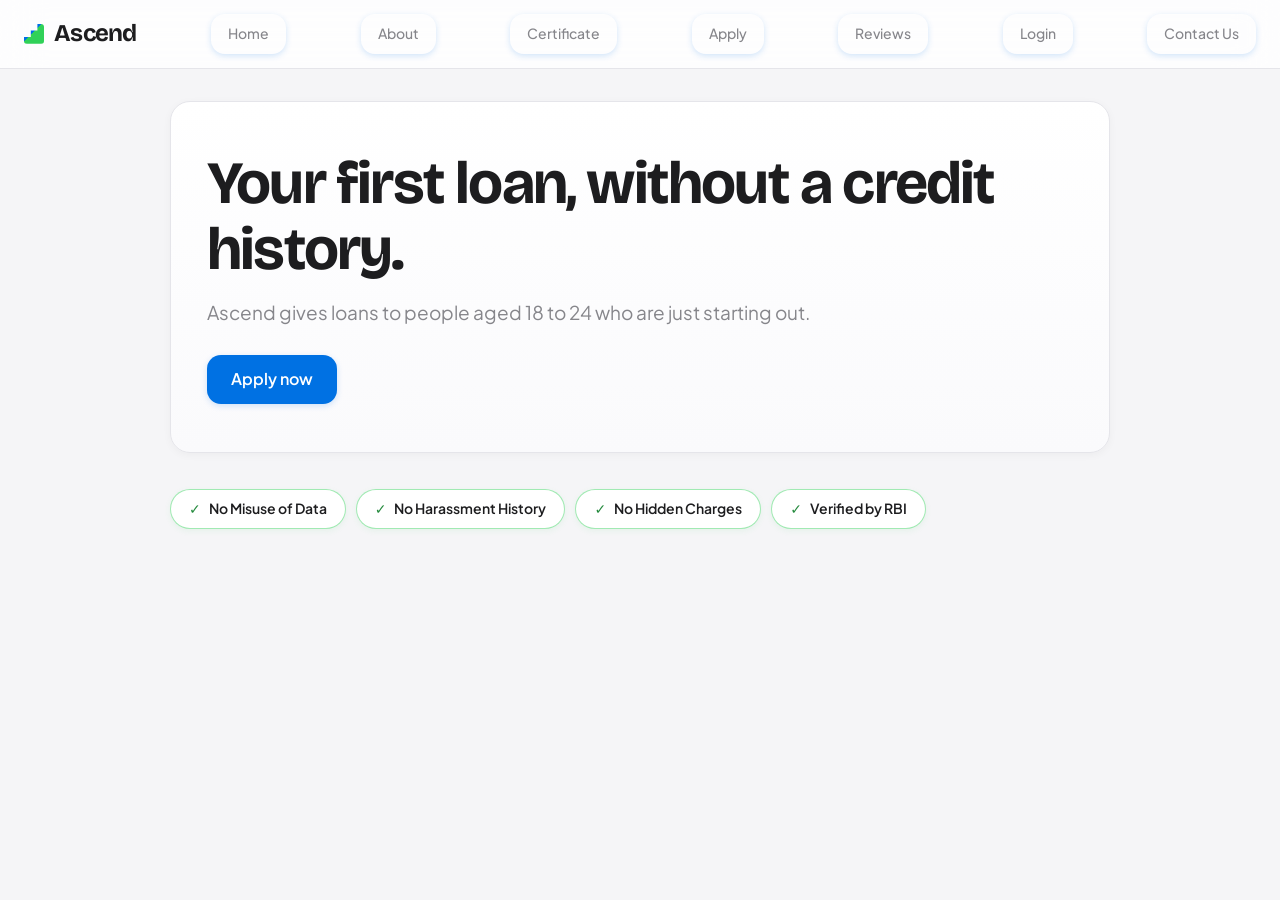
<file: index.html>
<!DOCTYPE html>
<html>
<head>
<title>Ascend - Loans for Gen Z</title>
<link rel="icon" type="image/x-icon" href="Ascend_Logo.jpeg">
<link rel="stylesheet" href="style.css">
<script src="script.js" defer></script>
</head>
<body>
<div class="nav">
  <h2>Ascend</h2>
  <button onclick="show('home')">Home</button>
  <button onclick="show('about')">About</button>
  <button onclick="show('certificate')">Certificate</button>
  <button onclick="show('apply')">Apply</button>
  <button onclick="show('reviews')">Reviews</button>
  <button onclick="show('loginPage')">Login</button>
  <button onclick="show('contact')">Contact Us</button>
</div>

<div class="page" id="home">
  <div class="hero">
    <h1>Your first loan, without a credit history.</h1>
    <p>Ascend gives loans to people aged 18 to 24 who are just starting out.</p>
    <button onclick="show('apply')">Apply now</button>
  </div>
  <ul class="tags">
    <li>No Misuse of Data</li>
    <li>No Harassment History</li>
    <li>No Hidden Charges</li>
    <li>Verified by RBI</li>
  </ul>
</div>

<div class="page" id="about">
  <h1>About Ascend</h1>
  <p>Sample text: Ascend helps young adults build a credit history with fair, transparent loans.</p>
  <h3>How it works</h3>
  <ul>
    <li>Fill in the application form.</li>
    <li>Choose the loan amount and EMI plan.</li>
    <li>Get a decision by email.</li>
  </ul>

  <div id="terms">
    <!-- SAMPLE TEXT: edit the names, amounts and contact details below. Have it checked by a legal professional before the website goes live. -->
    <h2>Terms and Conditions</h2>
    <p>Last updated: 9 October 2026</p>
    <p>Please read these Terms and Conditions carefully before applying for a loan with Ascend. By ticking the box on the application form and submitting it, you confirm that you have read, understood and agreed to them.</p>

    <h3>1. About these terms</h3>
    <p>These terms apply to your use of the Ascend website and to every loan request, loan and account created through it. "Ascend", "we" and "us" mean the Ascend project. "You" means the person applying for or holding a loan.</p>

    <h3>2. Who can apply</h3>
    <ul>
      <li>You must be between 18 and 24 years old (both ages included) and a resident of India.</li>
      <li>Ascend loans are meant for people who have no earlier credit history. Having no history will not count against you.</li>
      <li>You must give your own true Aadhar number, PAN number, mobile number, email address and bank account details.</li>
      <li>Only one active request or loan is allowed for the same identity details at a time (see section 10).</li>
    </ul>

    <h3>3. Information you give us</h3>
    <ul>
      <li>All information in the application form must be correct and complete to the best of your knowledge.</li>
      <li>If any information is found to be false, incorrect or misleading at any time, we may reject your request, stop further withdrawals and ask for the dues to be paid.</li>
      <li>You must tell us about any change in your contact details while a loan is running.</li>
      <li>Details of a parent or guardian must be given with that person's knowledge.</li>
    </ul>

    <h3>4. How we decide on your request</h3>
    <ul>
      <li>After you submit the loan request, we calculate an eligibility score out of 100. It looks at the amount asked compared with your income, the size of the amount, special academic achievements (such as JEE, NEET, GATE, CAT or Olympiads) and your Class 10 and Class 12 marks.</li>
      <li>A score of 75 or more is accepted automatically. A score below 50 is rejected automatically. A score from 50 to 74 is reviewed by our team, who may accept or reject it.</li>
      <li>Ascend may decline any request, and is not required to give a detailed reason, except where the law requires us to.</li>
      <li>You will be told the decision by email and on your login page. A Loan Apply ID is created for every request and is needed to log in.</li>
    </ul>

    <h3>5. Loan amount, interest and repayment</h3>
    <ul>
      <li>The loan amount can be between &#8377;5,000 and &#8377;2,00,000, repaid over 6, 12, 18, 24 or 36 months.</li>
      <li>The yearly interest rate is shown on the loan plan you choose. The sample plans are 12%, 13% and 14% a year.</li>
      <li>An approved loan is given in stages. Your first withdrawal can be up to &#8377;1,000. The amount you can withdraw each time grows as you repay on time and has an upper limit of &#8377;10,000 per stage. It can also reduce if you pay late.</li>
      <li>Interest is charged on each withdrawal as simple (flat) interest for the repayment period you chose. The total is divided into equal monthly installments, and one installment falls due every 30 days after the withdrawal.</li>
      <li>You can pay any amount at any time. Money paid is first used for the earliest installment due.</li>
      <li>You can withdraw a new amount only if it keeps what you owe within your current stage limit and within the approved loan amount.</li>
    </ul>

    <h3>6. Charges</h3>
    <ul>
      <li>The only charges are the interest shown to you and the late payment penalty in section 7.</li>
      <li>We do not charge hidden fees. There is no processing fee, prepayment fee or account fee at present. If this ever changes, you will be told before you take a new withdrawal.</li>
    </ul>

    <h3>7. Late payment</h3>
    <ul>
      <li>If an installment is not paid by its due date, a penalty of 1% of the unpaid amount is added for every day it stays unpaid. The penalty is compounded daily.</li>
      <li>The penalty stops when the installment is paid in full.</li>
      <li>Missed installments also reduce your Ascend credit score (section 8) and can reduce the amount you may withdraw in future.</li>
    </ul>

    <h3>8. Ascend credit score</h3>
    <ul>
      <li>Every borrower starts with a score of 100. Paying installments on time does not change it.</li>
      <li>The score falls by 5 points when an installment is missed, and by another 5 points for each further 30 days that overdue dues remain unpaid.</li>
      <li>The score rises by 2 points when you clear an overdue installment along with its penalty, and by 3 points for each later installment you pay, up to a maximum of 100.</li>
      <li>If the score falls below 90 we will show you a warning. If it falls below 85, no new money will be given until all dues, including interest and penalties, are paid.</li>
      <li>This is Ascend's own score for managing your loan. It is not a score from a credit bureau. [Edit this point if you will report repayments to a credit bureau.]</li>
    </ul>

    <h3>9. Using your account safely</h3>
    <ul>
      <li>You log in with your Loan Apply ID and a one-time password (OTP) sent to you.</li>
      <li>Keep your Loan ID and OTP private. Ascend will never ask you for your OTP by phone, message or email.</li>
      <li>You are responsible for activity on your account until you tell us it has been misused.</li>
    </ul>

    <h3>10. One loan at a time</h3>
    <p>You cannot apply for a new loan while an earlier request is still pending, or while you still owe money on an earlier loan, using the same email, mobile number, Aadhar number, PAN number or account number. A new request can be made once the earlier loan is fully repaid or was rejected.</p>

    <h3>11. Your data and privacy</h3>
    <ul>
      <li>We collect the details you enter in the form, your reviews and your loan activity so that we can check your request, run your loan and contact you.</li>
      <li>We do not misuse your data. We do not sell your data or use it for anything unrelated to your loan.</li>
      <li>We may share it only with banks and payment partners needed to give or collect your loan, with service providers who work for us under a duty of confidentiality, and with authorities when the law requires.</li>
      <li>We keep your data for as long as your loan is active and afterwards for the period required by law.</li>
      <li>You may ask us to show, correct or delete your data by writing to the email address in section 15. Some data cannot be deleted while a loan is active or while the law requires us to keep it.</li>
      <li>Reviews you post, along with the name you enter, can be seen by other visitors.</li>
    </ul>

    <h3>12. How we treat you</h3>
    <ul>
      <li>We will not harass, threaten or shame you or your family or guardians. We will contact you only in a polite way and at reasonable hours.</li>
      <li>We will not contact people in your phone contacts about your loan.</li>
      <li>If you are facing difficulty in repaying, please write to us early so that we can discuss options.</li>
    </ul>

    <h3>13. What you must not do</h3>
    <ul>
      <li>Give false documents or details, or use another person's identity.</li>
      <li>Create several requests using changed details to get around the one-loan rule.</li>
      <li>Try to break into, damage or misuse the website, or post abusive or false reviews.</li>
    </ul>
    <p>If you do any of these, we may reject or stop your loan, ask for immediate repayment of dues and report the matter to the authorities.</p>

    <h3>14. Stopping or changing a loan</h3>
    <ul>
      <li>We may stop new withdrawals at any time if you break these terms, if the information you gave proves wrong, or if the credit score rule in section 8 applies.</li>
      <li>Amounts you already owe stay payable even if withdrawals are stopped.</li>
      <li>You may stop using the loan at any time by repaying what you owe.</li>
    </ul>

    <h3>15. Complaints and contact</h3>
    <p>If you have a complaint or question, write to us at <a href="mailto:ascendcaseblitz@gmail.com">ascendcaseblitz@gmail.com</a>. Please mention your Loan Apply ID. We will reply within [7] working days. Grievance Officer: [name to be added].</p>

    <h3>16. Limits on our responsibility</h3>
    <p>We try to keep the website working, but we cannot promise it will always be available or free of errors. To the extent allowed by law, Ascend is not responsible for losses caused by events outside our control, such as network failures, bank delays, or a wrong detail given by you.</p>

    <h3>17. Changes to these terms</h3>
    <p>We may update these terms from time to time. The date at the top shows when they were last changed. A change will not alter the interest or installments of a withdrawal you have already taken.</p>

    <h3>18. Governing law</h3>
    <p>These terms are governed by the laws of India. Any dispute will be decided by the courts at [city], India.</p>

    <button onclick="show('apply')">Back to the application form</button>
  </div>
</div>

<div class="page" id="certificate">
  <div class="cert">
    <p>Certificate of Verification</p>
    <p>This is to certify that</p>
    <h1>ASCEND</h1>
    <p>has been verified by the <b>Reserve Bank of India</b> for lending to first-time borrowers.</p>
    <div class="seal">RBI VERIFIED</div>
    <p>Certificate No: RBI/0000/2026 (sample)</p>
    <ul class="tags">
      <li>No Misuse of Data</li>
      <li>No Harassment History</li>
      <li>No Hidden Charges</li>
    </ul>
  </div>
</div>

<div class="page" id="apply">
  <h1>Loan eligibility form</h1>
  <form id="applyForm"></form>
</div>

<div class="page" id="reviews">
  <h1>Reviews</h1>
  <p>Average rating: <b id="avg"></b> <span class="gold" id="avgStars"></span></p>
  <div class="card">
    <h3>Write a review</h3>
    <div id="starPick">
      <span onclick="setStars(1)">★</span><span onclick="setStars(2)">★</span><span onclick="setStars(3)">★</span><span onclick="setStars(4)">★</span><span onclick="setStars(5)">★</span>
    </div>
    <input id="rname" type="text" placeholder="Your name">
    <textarea id="rtext" rows="3" placeholder="Your comment"></textarea>
    <button onclick="addReview()">Post review</button>
  </div>
  <div id="revList"></div>
</div>

<div class="page" id="loginPage">
  <h1>Login</h1>
  <p>Log in with your Loan Apply ID and a one-time password (OTP).</p>
  <div class="card">
    <input id="lid2" type="text" maxlength="10" placeholder="10-digit Loan Apply ID">
    <button onclick="sendOtp()">Send OTP</button>
    <p id="otpNote"></p>
    <div id="otpStep" style="display:none">
      <input id="otp" type="text" maxlength="6" placeholder="Enter 6-digit OTP">
      <button onclick="verifyOtp()">Verify and login</button>
    </div>
  </div>
</div>

<div class="page" id="contact">
  <h1>Contact Us</h1>
  <p>Email: <a href="mailto:ascendcaseblitz@gmail.com">ascendcaseblitz@gmail.com</a></p>
  <p>Phone: +91 98765 4XXXX</p>
  <p>Instagram: <a href="https://www.instagram.com/ascendcaseblitz/#" target="_blank">Follow our page</a></p>
</div>

<div class="modal" id="modal">
  <div class="box">
    <h2>Check your details</h2>
    <div id="sum"></div>
    <button onclick="closeM()">Edit details</button>
    <button onclick="finalSubmit()">Final submit</button>
  </div>
</div>

</body>
</html>
</file>
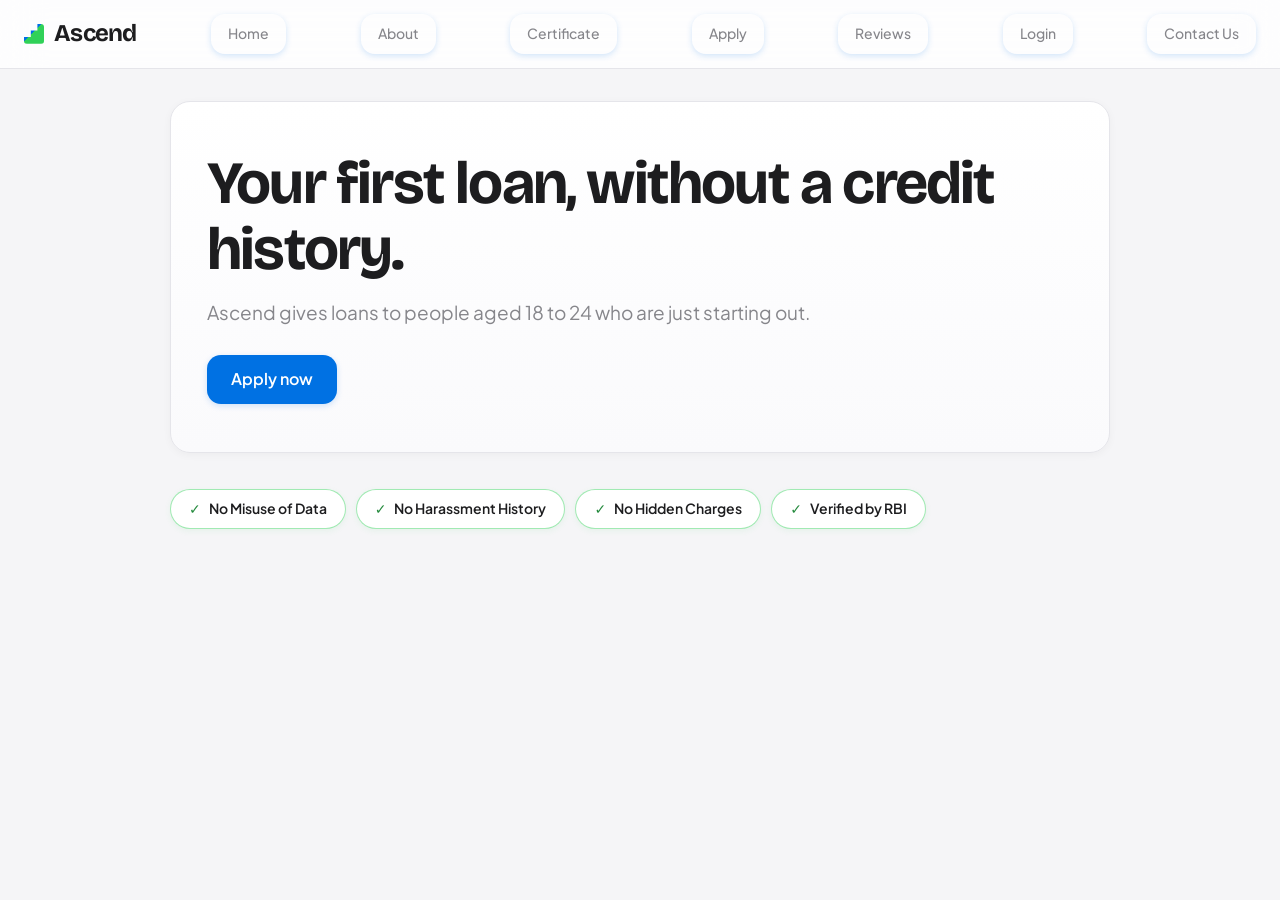
<file: account.html>
<!DOCTYPE html>
<html>
<head>
<meta charset="UTF-8">
<title>Ascend - My Loan</title>
<link rel="icon" type="image/x-icon" href="Ascend_Logo.jpeg">
<link rel="stylesheet" href="style.css">
<script src="script.js" charset="UTF-8" defer></script>
</head>
<body>
<div class="nav">
  <h2>Ascend</h2>
  <span id="who"></span>
  <button onclick="logout()">Logout</button>
</div>
<div class="wrap" id="acctBox"></div>
</body>
</html>
</file>
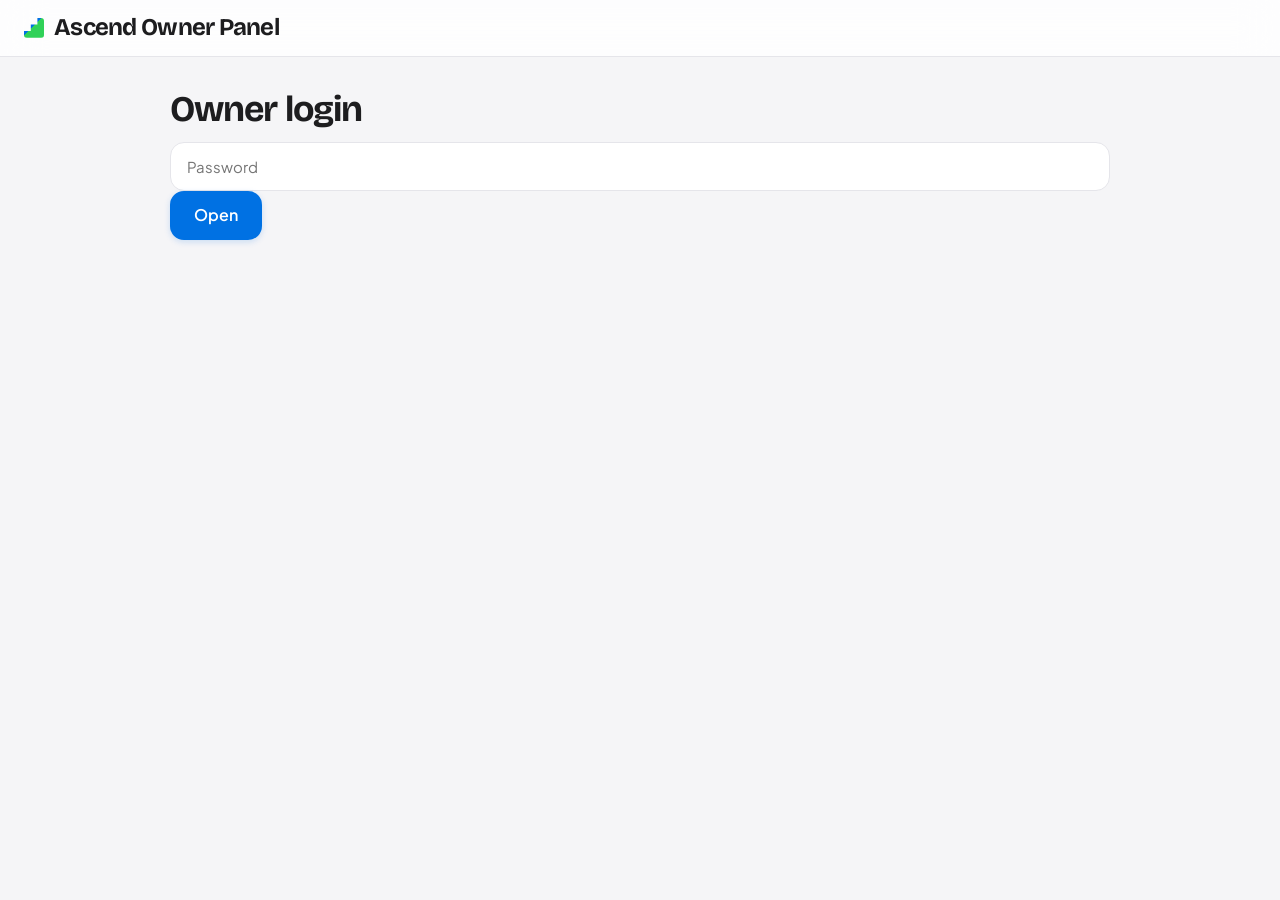
<file: admin.html>
<!DOCTYPE html>
<html>
<head>
    <meta charset="UTF-8">
<title>Ascend - Owner Panel</title>
<link rel="icon" type="image/x-icon" href="Ascend_Logo.jpeg">
<link rel="stylesheet" href="style.css">
<script src="script.js" defer></script>
</head>
<body>
<div class="nav"><h2>Ascend Owner Panel</h2></div>
<div class="wrap">
  <div id="login">
    <h2>Owner login</h2>
    <input id="pw" type="password" placeholder="Password">
    <button onclick="adminLogin()">Open</button>
  </div>
  <div id="adminBox" style="display:none">
    <p id="status"></p>
    <div class="card">
      <b>Import files</b>
      <p>Every loan request and review also downloads a .json file. Select those files here to add them to this list.</p>
      <input id="imp" type="file" accept=".json" multiple>
    </div>
    <button class="no" onclick="clearAll()">Delete all test data</button>
    <h2>Loan requests</h2>
    <div id="reqs"></div>
    <h2>Reviews</h2>
    <p>Average rating: <b id="avg"></b> <span class="gold" id="avgStars"></span></p>
    <div id="revList"></div>
  </div>
</div>
</body>
</html>
</file>
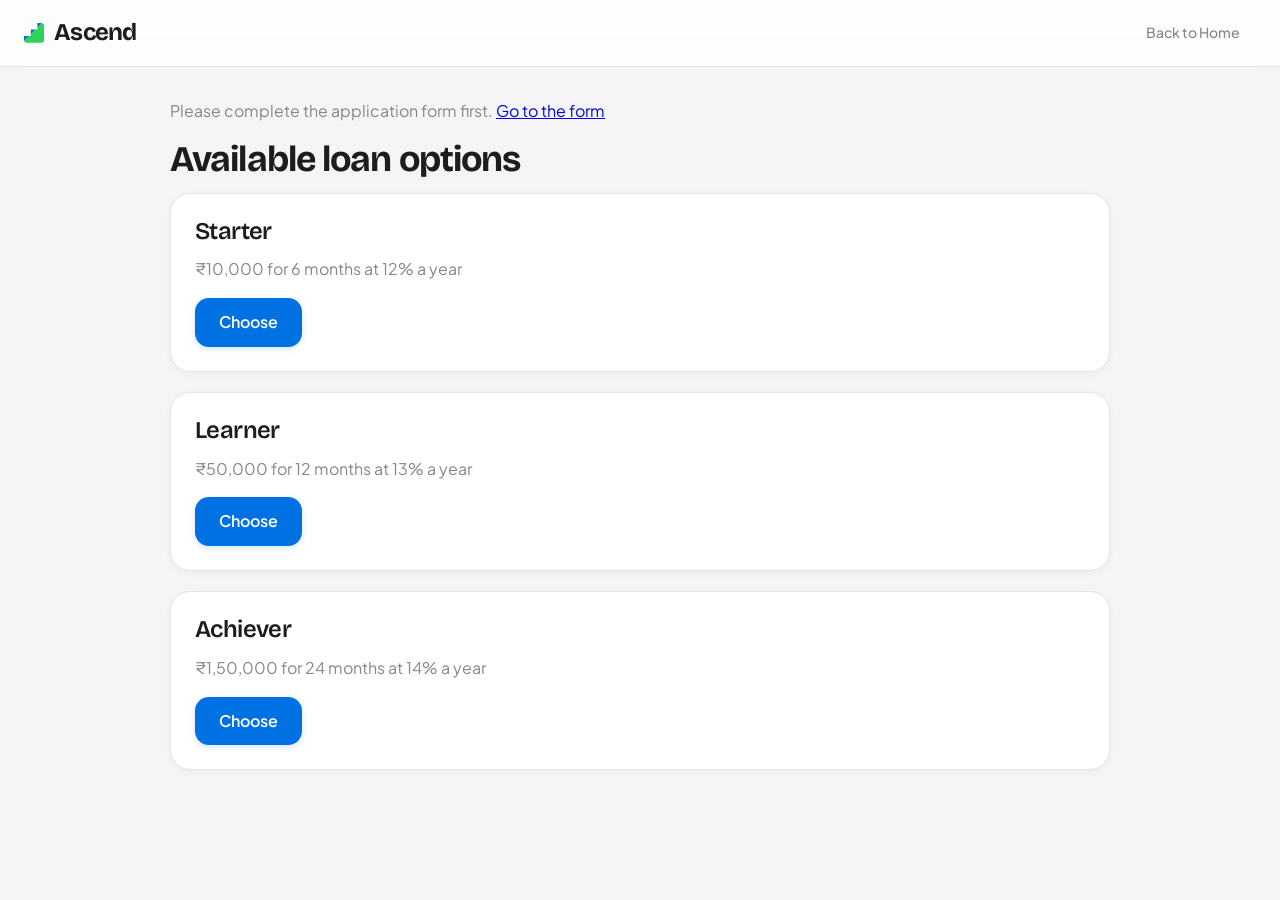
<file: loan.html>
<!DOCTYPE html>
<html>
<head>
    <meta charset="UTF-8">
<title>Ascend - Loan Request</title>
<link rel="icon" type="image/x-icon" href="Ascend_Logo.jpeg">
<link rel="stylesheet" href="style.css">
<script src="script.js" defer></script>
</head>
<body>
<div class="nav"><h2>Ascend</h2><a href="index.html">Back to Home</a></div>
<div class="wrap">
  <div id="loanBox">
    <h1>Loan request</h1>
    <p>Loan Apply ID: <b id="lid"></b></p>
    <form id="loanForm">
      <div class="f"><label>Loan amount (₹5,000 to ₹2,00,000)</label>
      <input id="amt" type="number" min="5000" max="200000" required oninput="emi()"></div>
      <div class="f"><label>Reason for the loan</label>
      <select id="purpose" required><option value="">Select</option><option>Tuition fees</option><option>Laptop or equipment</option><option>Skill course</option><option>Rent or relocation</option><option>Business idea</option><option>Other</option></select></div>
      <div class="f"><label>Repayment period</label>
      <select id="ten" required onchange="emi()"><option value="">Select</option><option value="6">6 months</option><option value="12">12 months</option><option value="18">18 months</option><option value="24">24 months</option><option value="36">36 months</option></select></div>
      <div class="f"><label>EMI option</label>
      <select id="emiopt" required><option value="">Select</option><option>Auto-debit from bank</option><option>UPI mandate</option><option>Manual payment</option></select></div>
      <div class="f"><label>Bank for disbursal</label>
      <select id="bank" required><option value="">Select</option><option>SBI</option><option>HDFC Bank</option><option>ICICI Bank</option><option>Axis Bank</option><option>Punjab National Bank</option><option>Other</option></select></div>
      <p id="emi"></p>
      <button>Submit loan request</button>
    </form>
  </div>

  <h2>Available loan options</h2>
  <div class="card"><h3>Starter</h3><p>₹10,000 for 6 months at 12% a year</p><button onclick="pick(10000,6,12)">Choose</button></div>
  <div class="card"><h3>Learner</h3><p>₹50,000 for 12 months at 13% a year</p><button onclick="pick(50000,12,13)">Choose</button></div>
  <div class="card"><h3>Achiever</h3><p>₹1,50,000 for 24 months at 14% a year</p><button onclick="pick(150000,24,14)">Choose</button></div>
</div>
</body>
</html>
</file>
<file: style.css>
@import url('https://fonts.googleapis.com/css2?family=Bricolage+Grotesque:opsz,wght@12..96,400;600;700;800&family=SF+Pro+Display:wght@400;500;600;700&family=Plus+Jakarta+Sans:wght@400;500;600;700&display=swap');

:root {
  /* Apple-inspired Light Aesthetic */
  --bg: #F5F5F7;
  --ink: #1D1D1F;
  --mute: #86868B;
  --card: #FFFFFF;
  --line: #E5E5EA;
  --line-subtle: #ECECEE;
  
  /* Primary Action - Apple Deep Blue / Refined Accent */
  --v: #0071E3;
  --v-hover: #0077ED;
  --v-light: rgba(0, 113, 227, 0.08);
  --vt: #FFFFFF;
  
  /* Assurity & Verification Accents (Apple / Eco Greenish Accents) */
  --mint: #30D158;
  --mint-dark: #248A3D;
  --mint-border: #34C759;
  --mint-bg: rgba(52, 199, 89, 0.08);
  --assure-border: rgba(48, 209, 88, 0.45);
  
  /* Status Colors */
  --err: #FF3B30;
  --err-bg: rgba(255, 59, 48, 0.08);
  --warn: #FF9500;
  --warn-bg: rgba(255, 149, 0, 0.1);
  --succ: #34C759;
  --succ-bg: rgba(52, 199, 89, 0.12);
  
  /* Geometry & Shadows */
  --radius-sm: 8px;
  --radius-md: 14px;
  --radius-lg: 20px;
  --radius-full: 9999px;
  --shadow-sm: 0 2px 8px rgba(0, 0, 0, 0.04);
  --shadow-md: 0 4px 20px rgba(0, 0, 0, 0.06);
  --shadow-lg: 0 12px 36px rgba(0, 0, 0, 0.08);

  box-sizing: border-box;
  padding-top: env(safe-area-inset-top, 0px);
  padding-bottom: env(safe-area-inset-bottom, 0px);
}

/* Enforcing crisp Apple-like clean light mode regardless of device settings */
@media (prefers-color-scheme: dark) {
  :root {
    --bg: #F5F5F7;
    --ink: #1D1D1F;
    --mute: #86868B;
    --card: #FFFFFF;
    --line: #E5E5EA;
    --line-subtle: #ECECEE;
    --v: #0071E3;
    --v-hover: #0077ED;
    --v-light: rgba(0, 113, 227, 0.08);
    --vt: #FFFFFF;
    --mint: #30D158;
    --mint-dark: #248A3D;
    --mint-border: #34C759;
    --mint-bg: rgba(52, 199, 89, 0.08);
    --assure-border: rgba(48, 209, 88, 0.45);
  }
}

*, *::before, *::after {
  box-sizing: inherit;
  transition: border-color 0.2s ease, background-color 0.2s ease, color 0.2s ease;
}

html {
  scroll-behavior: smooth;
  scroll-padding-top: env(safe-area-inset-top, 0px);
}

body {
  margin: 0;
  background: var(--bg);
  color: var(--ink);
  font: 16px/1.55 -apple-system, BlinkMacSystemFont, 'SF Pro Display', 'Plus Jakarta Sans', system-ui, sans-serif;
  min-height: 100vh;
  display: flex;
  flex-direction: column;
  -webkit-font-smoothing: antialiased;
}

h1, h2, h3, h4, .logo {
  font-family: -apple-system, BlinkMacSystemFont, 'SF Pro Display', 'Bricolage Grotesque', system-ui, sans-serif;
  line-height: 1.15;
  margin: 0 0 12px;
  color: var(--ink);
  letter-spacing: -0.025em;
}

h1 {
  font-size: clamp(32px, 5.5vw, 54px);
  font-weight: 700;
}

h2 {
  font-size: clamp(24px, 3.8vw, 36px);
  font-weight: 700;
}

h3 {
  font-size: clamp(18px, 2.4vw, 24px);
  font-weight: 600;
}

p {
  margin: 0 0 16px;
  color: var(--mute);
}

/* ---------- Global Layout & Containers ---------- */
.wrap {
  max-width: 980px;
  width: 100%;
  margin: 0 auto;
  padding: 32px 20px 64px;
}

.page {
  max-width: 980px;
  width: 100%;
  margin: 0 auto;
  padding: 32px 20px 64px;
}

/* ---------- Navigation Header ---------- */
.nav {
  position: sticky;
  top: 0;
  z-index: 50;
  background: rgba(255, 255, 255, 0.82);
  backdrop-filter: saturate(180%) blur(20px);
  -webkit-backdrop-filter: saturate(180%) blur(20px);
  border-bottom: 1px solid var(--line);
  padding: 14px 24px;
  display: flex;
  align-items: center;
  justify-content: space-between;
  gap: 12px;
  flex-wrap: wrap;
}

.nav h2 {
  margin: 0;
  font-size: 24px;
  font-weight: 700;
  display: inline-flex;
  align-items: center;
  gap: 10px;
  color: var(--ink);
  letter-spacing: -0.03em;
}

.nav h2::before {
  content: "";
  display: inline-block;
  width: 20px;
  height: 20px;
  background: linear-gradient(135deg, var(--v) 45%, var(--mint) 45%);
  clip-path: polygon(0 100%, 0 66%, 34% 66%, 34% 33%, 67% 33%, 67% 0, 100% 0, 100% 100%);
  border-radius: 3px;
}

.nav a {
  color: var(--mute);
  text-decoration: none;
  font-weight: 500;
  font-size: 14px;
  padding: 8px 16px;
  border-radius: var(--radius-sm);
  transition: all 0.2s ease;
}

.nav a:hover {
  color: var(--ink);
  background: rgba(0, 0, 0, 0.04);
}

.nav button {
  font: inherit;
  font-weight: 500;
  font-size: 14px;
  border: 1px solid transparent;
  border-radius: var(--radius-md);
  padding: 8px 16px;
  min-height: 38px;
  background: transparent;
  color: var(--mute);
  cursor: pointer;
  transition: all 0.2s ease;
}

.nav button:hover {
  color: var(--ink);
  background: rgba(0, 0, 0, 0.04);
}

.nav span#who {
  font-weight: 600;
  color: var(--v);
  background: var(--v-light);
  padding: 6px 14px;
  border-radius: var(--radius-full);
  font-size: 13px;
  border: 1px solid rgba(0, 113, 227, 0.2);
}

/* ---------- Buttons & Action Elements ---------- */
button, .btn {
  font: inherit;
  font-weight: 600;
  border: 0;
  border-radius: var(--radius-md);
  padding: 12px 24px;
  background: var(--v);
  color: var(--vt);
  cursor: pointer;
  min-height: 46px;
  display: inline-flex;
  align-items: center;
  justify-content: center;
  gap: 8px;
  box-shadow: 0 2px 6px rgba(0, 113, 227, 0.18);
  transition: all 0.15s ease;
}

button:hover, .btn:hover {
  background: var(--v-hover);
  transform: translateY(-1px);
  box-shadow: 0 4px 12px rgba(0, 113, 227, 0.25);
}

button:active, .btn:active {
  transform: translateY(0);
}

button:disabled {
  opacity: 0.4;
  cursor: not-allowed;
  transform: none;
  box-shadow: none;
}

button:focus-visible, input:focus-visible, select:focus-visible, textarea:focus-visible {
  outline: 3px solid var(--v);
  outline-offset: 2px;
}

button.no {
  background: transparent;
  color: var(--err);
  border: 1.5px solid var(--err);
  box-shadow: none;
}

button.no:hover {
  background: var(--err);
  color: #fff;
  box-shadow: 0 4px 12px rgba(255, 59, 48, 0.2);
}

button.ghost {
  background: transparent;
  color: var(--ink);
  border: 1px solid var(--line);
  box-shadow: none;
}

button.ghost:hover {
  background: rgba(0, 0, 0, 0.03);
  border-color: #D2D2D7;
}

/* ---------- Card & Panel Components ---------- */
.card {
  background: var(--card);
  border: 1px solid var(--line);
  border-radius: var(--radius-lg);
  padding: 24px;
  margin-bottom: 20px;
  box-shadow: var(--shadow-sm);
  transition: border-color 0.2s ease, box-shadow 0.2s ease;
}

.card:hover {
  border-color: #D2D2D7;
  box-shadow: var(--shadow-md);
}

.panel {
  max-width: 520px;
  margin: 32px auto 48px;
  background: var(--card);
  border: 1px solid var(--line);
  border-radius: var(--radius-lg);
  padding: 32px;
  box-shadow: var(--shadow-md);
}

.panel.wide {
  max-width: 760px;
}

.panel.xwide {
  max-width: 1000px;
}

/* ---------- Hero Section ---------- */
.hero {
  background: linear-gradient(180deg, #FFFFFF 0%, #FAFAFC 100%);
  border: 1px solid var(--line);
  border-radius: var(--radius-lg);
  padding: 48px 36px;
  margin-bottom: 36px;
  text-align: left;
  box-shadow: var(--shadow-sm);
}

.hero h1 {
  font-size: clamp(34px, 5.5vw, 60px);
  line-height: 1.1;
  letter-spacing: -0.03em;
  margin-bottom: 16px;
  color: var(--ink);
}

.hero p {
  font-size: 19px;
  max-width: 48ch;
  color: var(--mute);
  margin-bottom: 28px;
}

/* ---------- Assurity & Trust Sections (Greenish Border Accents) ---------- */
.tags {
  list-style: none;
  display: flex;
  flex-wrap: wrap;
  gap: 10px;
  padding: 0;
  margin: 20px 0 32px;
}

.tags li {
  border: 1.5px solid var(--assure-border);
  background: #FFFFFF;
  color: var(--ink);
  border-radius: var(--radius-full);
  padding: 8px 18px;
  font-weight: 600;
  font-size: 14px;
  display: inline-flex;
  align-items: center;
  gap: 8px;
  box-shadow: 0 2px 6px rgba(48, 209, 88, 0.08);
}

.tags li::before {
  content: "✓";
  color: var(--mint-dark);
  font-weight: 800;
}

/* Certificate of verification / Assurity Box */
.cert {
  background: #FFFFFF;
  border: 2px solid var(--mint-border);
  border-radius: var(--radius-lg);
  padding: 48px 36px;
  text-align: center;
  position: relative;
  box-shadow: 0 8px 30px rgba(52, 199, 89, 0.12);
  margin: 24px auto;
  max-width: 680px;
}

.cert h1 {
  color: var(--ink);
  font-size: 42px;
  letter-spacing: 0.02em;
  margin: 16px 0;
}

.seal {
  display: inline-block;
  padding: 9px 24px;
  background: linear-gradient(135deg, #34C759, #30D158);
  color: #FFFFFF;
  font-weight: 700;
  border-radius: var(--radius-full);
  letter-spacing: 0.08em;
  font-size: 14px;
  margin: 24px 0;
  box-shadow: 0 4px 16px rgba(52, 199, 89, 0.35);
}

/* Status colors and badges */
.Accepted, .tag.ok {
  color: #1B7A33;
  background: rgba(52, 199, 89, 0.14);
  border: 1px solid rgba(52, 199, 89, 0.3);
  padding: 4px 12px;
  border-radius: var(--radius-full);
  font-size: 13px;
  font-weight: 600;
  display: inline-block;
}

.Pending, .tag.open {
  color: #B25E00;
  background: rgba(255, 149, 0, 0.12);
  border: 1px solid rgba(255, 149, 0, 0.25);
  padding: 4px 12px;
  border-radius: var(--radius-full);
  font-size: 13px;
  font-weight: 600;
  display: inline-block;
}

.Rejected, .tag.late {
  color: #D70015;
  background: rgba(255, 59, 48, 0.1);
  border: 1px solid rgba(255, 59, 48, 0.25);
  padding: 4px 12px;
  border-radius: var(--radius-full);
  font-size: 13px;
  font-weight: 600;
  display: inline-block;
}

.warn {
  background: rgba(255, 149, 0, 0.08);
  color: #995200;
  border: 1px solid rgba(255, 149, 0, 0.24);
  padding: 14px 18px;
  border-radius: var(--radius-md);
  margin: 16px 0;
  font-size: 14px;
  font-weight: 500;
  display: flex;
  align-items: center;
  gap: 10px;
}

.warn::before {
  content: "⚠️";
}

/* ---------- Forms & Inputs ---------- */
.f {
  margin-bottom: 20px;
}

label {
  display: block;
  font-weight: 600;
  font-size: 14px;
  margin-bottom: 8px;
  color: var(--ink);
}

input, select, textarea {
  width: 100%;
  font: inherit;
  font-size: 15px;
  padding: 12px 16px;
  border-radius: var(--radius-md);
  border: 1px solid var(--line);
  background: #FFFFFF;
  color: var(--ink);
  transition: all 0.2s ease;
}

input:focus, select:focus, textarea:focus {
  border-color: var(--v);
  box-shadow: 0 0 0 3px rgba(0, 113, 227, 0.15);
}

input[type="checkbox"] {
  width: auto;
  margin-right: 8px;
  accent-color: var(--v);
  transform: scale(1.15);
  vertical-align: middle;
}

.row {
  display: flex;
  align-items: center;
  gap: 10px;
}

.row select {
  width: auto;
  min-width: 90px;
}

.tick {
  width: 32px;
  height: 32px;
  border-radius: 50%;
  background: var(--line);
  color: transparent;
  display: inline-grid;
  place-items: center;
  font-weight: 800;
  font-size: 14px;
  flex-shrink: 0;
  user-select: none;
}

.tick.on {
  background: var(--mint);
  color: #FFFFFF;
  animation: pop 0.35s cubic-bezier(0.2, 1.6, 0.4, 1);
}

@keyframes pop {
  from { transform: scale(0.4); opacity: 0; }
  to { transform: scale(1); opacity: 1; }
}

.msg {
  display: block;
  color: var(--err);
  font-size: 13px;
  min-height: 18px;
  margin-top: 4px;
  font-weight: 500;
}

input.bad, select.bad {
  border-color: var(--err);
  background: #FFF7F7;
}

input.ok, select.ok {
  border-color: var(--mint-dark);
}

/* ---------- Grid Layouts & Metrics ---------- */
.grid {
  display: grid;
  grid-template-columns: repeat(auto-fit, minmax(260px, 1fr));
  gap: 16px;
  margin: 20px 0;
}

.grid .card {
  margin: 0;
}

.big {
  font-family: -apple-system, BlinkMacSystemFont, 'SF Pro Display', system-ui, sans-serif;
  font-size: clamp(48px, 9vw, 68px);
  font-weight: 700;
  line-height: 1;
  margin: 12px 0 6px;
  letter-spacing: -0.04em;
}

/* ---------- Reviews & Ratings ---------- */
#starPick {
  display: flex;
  gap: 8px;
  font-size: 26px;
  cursor: pointer;
  margin: 10px 0 16px;
  color: var(--line);
}

#starPick span {
  transition: transform 0.15s ease, color 0.15s ease;
}

#starPick span:hover, #starPick span.on {
  color: #FF9500;
  transform: scale(1.15);
}

.gold {
  color: #FF9500;
  font-size: 18px;
  letter-spacing: 2px;
}

/* ---------- Modal ---------- */
.modal {
  display: none;
  position: fixed;
  inset: 0;
  background: rgba(0, 0, 0, 0.35);
  backdrop-filter: blur(16px);
  -webkit-backdrop-filter: blur(16px);
  z-index: 100;
  padding: 20px;
  overflow-y: auto;
}

.modal .box {
  background: #FFFFFF;
  max-width: 600px;
  margin: 40px auto;
  padding: 32px;
  border-radius: var(--radius-lg);
  box-shadow: 0 20px 50px rgba(0, 0, 0, 0.16);
  border: 1px solid var(--line);
}

.modal .box h2 {
  font-size: 26px;
  margin-bottom: 20px;
}

#sum {
  max-height: 400px;
  overflow-y: auto;
  padding-right: 8px;
  margin-bottom: 24px;
}

#sum p {
  padding: 10px 0;
  border-bottom: 1px solid var(--line);
  margin: 0;
  font-size: 14px;
}

.modal .box button {
  margin-right: 12px;
  margin-top: 8px;
}

/* ---------- Details / Collapsible ---------- */
details {
  border: 1px solid var(--line);
  background: #FFFFFF;
  border-radius: var(--radius-md);
  padding: 12px 18px;
  margin: 16px 0;
}

details summary {
  cursor: pointer;
  font-weight: 600;
  color: var(--ink);
  outline: none;
}

details summary:hover {
  color: var(--v);
}

/* Responsive tweaks */
@media (max-width: 640px) {
  .nav {
    flex-direction: column;
    align-items: stretch;
    gap: 10px;
  }
  .nav button {
    text-align: left;
    width: 100%;
  }
  .hero {
    padding: 32px 20px;
  }
  button, .btn {
    width: 100%;
  }
}
</file>
